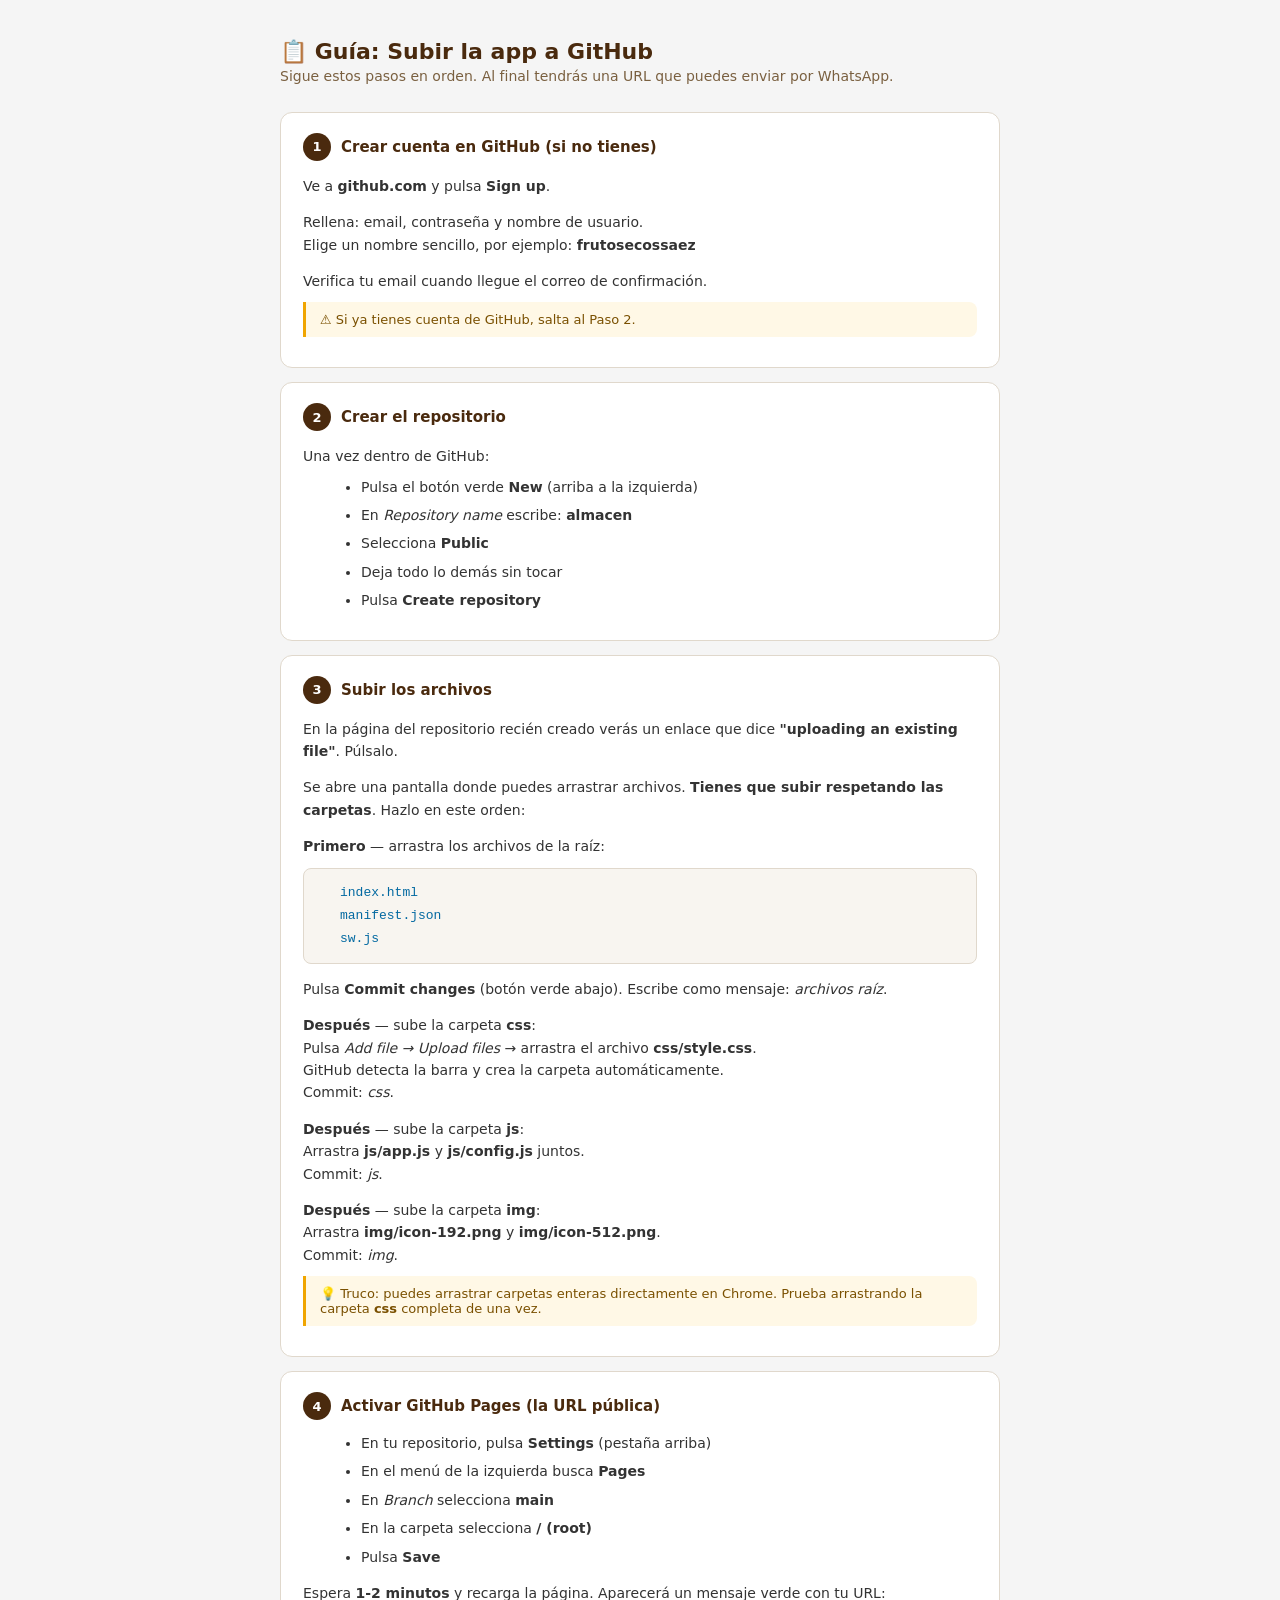
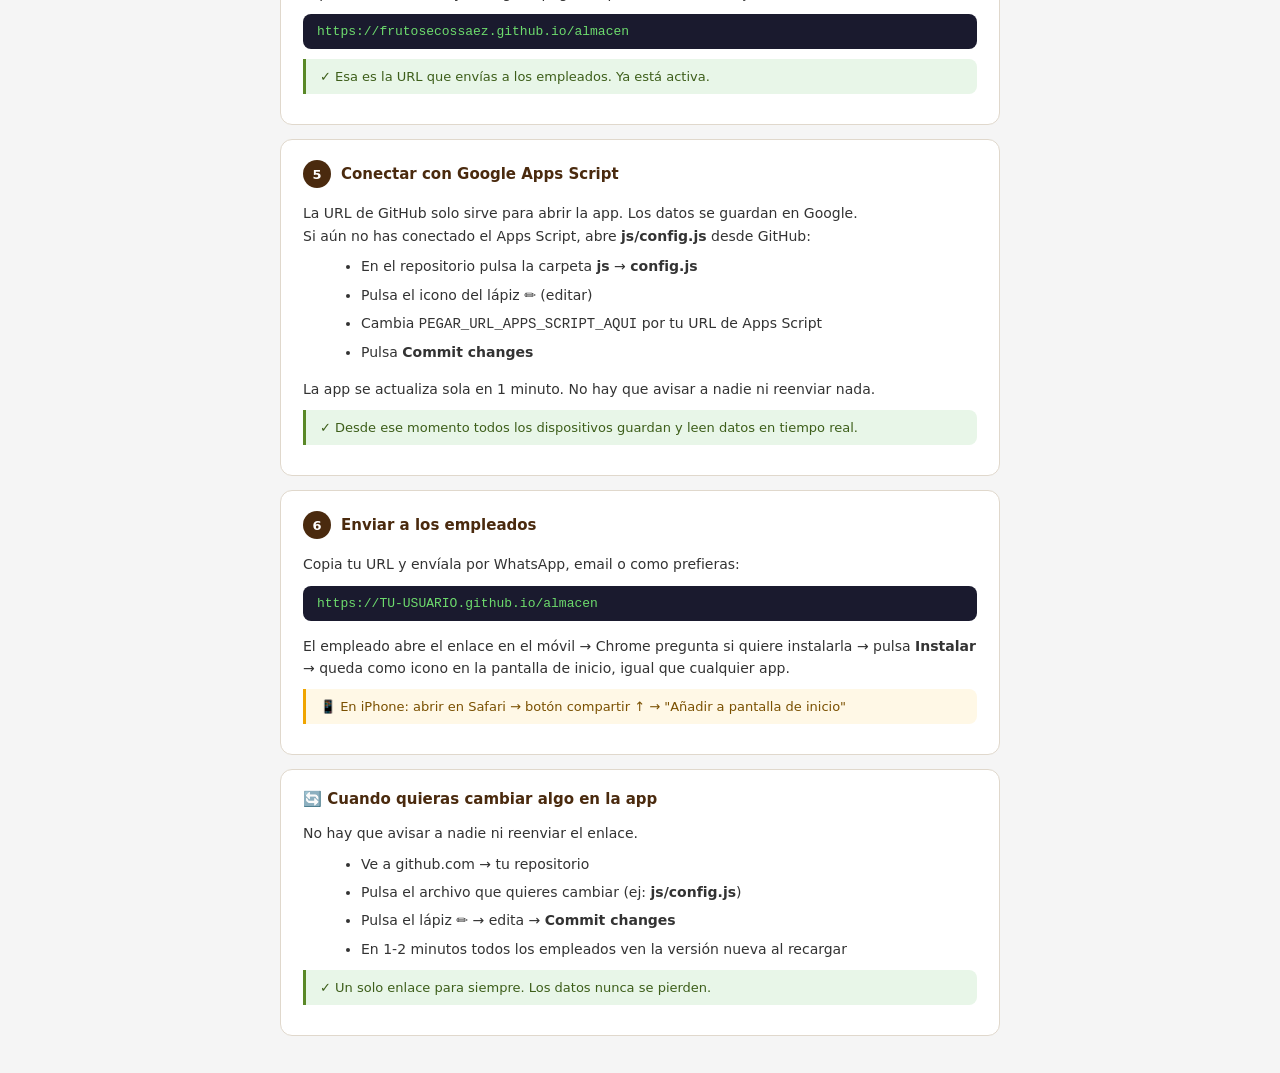
<file: GUIA_SUBIDA_GITHUB.html>
<!DOCTYPE html>
<html lang="es">
<head>
<meta charset="UTF-8">
<meta name="viewport" content="width=device-width,initial-scale=1">
<title>Guía de subida a GitHub — FSS Almacén</title>
<style>
body{font-family:system-ui,sans-serif;max-width:720px;margin:0 auto;padding:24px 20px;background:#f5f5f5;color:#1a1a1a}
h1{color:#4a2a0e;font-size:22px;margin-bottom:4px}
.sub{color:#7a6040;font-size:14px;margin-bottom:28px}
.step{background:#fff;border-radius:12px;padding:20px 22px;margin-bottom:14px;border:1px solid #e0d8cc;position:relative}
.step-num{display:inline-flex;align-items:center;justify-content:center;width:28px;height:28px;background:#4a2a0e;color:#fff;border-radius:50%;font-size:13px;font-weight:700;flex-shrink:0;margin-right:10px}
.step-title{font-size:15px;font-weight:700;color:#4a2a0e;display:flex;align-items:center;margin-bottom:12px}
p,li{font-size:14px;color:#333;line-height:1.6;margin-bottom:6px}
ul{margin:8px 0 8px 18px}
.url{background:#1a1a2e;color:#6ddb6d;font-family:monospace;padding:10px 14px;border-radius:8px;font-size:13px;margin:10px 0;word-break:break-all}
.note{background:#fff8e6;border-left:3px solid #f0a500;padding:10px 14px;border-radius:0 8px 8px 0;font-size:13px;margin:10px 0;color:#7a5000}
.ok{background:#e8f6e8;border-left:3px solid #5a8827;padding:10px 14px;border-radius:0 8px 8px 0;font-size:13px;margin:10px 0;color:#3d5e1a}
.files{background:#f8f5f0;border:1px solid #e0d8cc;border-radius:8px;padding:12px 16px;margin:10px 0;font-size:13px;font-family:monospace;line-height:1.8}
.files .folder{color:#4a2a0e;font-weight:700}
.files .file{color:#0369a1;margin-left:20px}
kbd{background:#eee;border:1px solid #ccc;border-radius:4px;padding:1px 6px;font-size:12px;font-family:monospace}
.done{background:#3d5e1a;color:#fff;border-radius:12px;padding:20px 22px;margin-bottom:14px;text-align:center}
.done h2{color:#fff;font-size:18px;margin-bottom:6px}
.done p{color:rgba(255,255,255,.85);margin:0}
img.sc{width:100%;border-radius:8px;border:1px solid #e0d8cc;margin:8px 0}
</style>
</head>
<body>

<h1>📋 Guía: Subir la app a GitHub</h1>
<div class="sub">Sigue estos pasos en orden. Al final tendrás una URL que puedes enviar por WhatsApp.</div>

<!-- PASO 1 -->
<div class="step">
  <div class="step-title"><span class="step-num">1</span>Crear cuenta en GitHub (si no tienes)</div>
  <p>Ve a <strong>github.com</strong> y pulsa <strong>Sign up</strong>.</p>
  <p>Rellena: email, contraseña y nombre de usuario.<br>
  Elige un nombre sencillo, por ejemplo: <strong>frutosecossaez</strong></p>
  <p>Verifica tu email cuando llegue el correo de confirmación.</p>
  <div class="note">⚠️ Si ya tienes cuenta de GitHub, salta al Paso 2.</div>
</div>

<!-- PASO 2 -->
<div class="step">
  <div class="step-title"><span class="step-num">2</span>Crear el repositorio</div>
  <p>Una vez dentro de GitHub:</p>
  <ul>
    <li>Pulsa el botón verde <strong>New</strong> (arriba a la izquierda)</li>
    <li>En <em>Repository name</em> escribe: <strong>almacen</strong></li>
    <li>Selecciona <strong>Public</strong></li>
    <li>Deja todo lo demás sin tocar</li>
    <li>Pulsa <strong>Create repository</strong></li>
  </ul>
</div>

<!-- PASO 3 -->
<div class="step">
  <div class="step-title"><span class="step-num">3</span>Subir los archivos</div>
  <p>En la página del repositorio recién creado verás un enlace que dice <strong>"uploading an existing file"</strong>. Púlsalo.</p>
  <p>Se abre una pantalla donde puedes arrastrar archivos. <strong>Tienes que subir respetando las carpetas</strong>. Hazlo en este orden:</p>

  <p><strong>Primero</strong> — arrastra los archivos de la raíz:</p>
  <div class="files">
    <span class="file">index.html</span><br>
    <span class="file">manifest.json</span><br>
    <span class="file">sw.js</span>
  </div>
  <p>Pulsa <strong>Commit changes</strong> (botón verde abajo). Escribe como mensaje: <em>archivos raíz</em>.</p>

  <p><strong>Después</strong> — sube la carpeta <strong>css</strong>:<br>
  Pulsa <em>Add file → Upload files</em> → arrastra el archivo <strong>css/style.css</strong>.<br>
  GitHub detecta la barra y crea la carpeta automáticamente.<br>
  Commit: <em>css</em>.</p>

  <p><strong>Después</strong> — sube la carpeta <strong>js</strong>:<br>
  Arrastra <strong>js/app.js</strong> y <strong>js/config.js</strong> juntos.<br>
  Commit: <em>js</em>.</p>

  <p><strong>Después</strong> — sube la carpeta <strong>img</strong>:<br>
  Arrastra <strong>img/icon-192.png</strong> y <strong>img/icon-512.png</strong>.<br>
  Commit: <em>img</em>.</p>

  <div class="note">💡 Truco: puedes arrastrar carpetas enteras directamente en Chrome. Prueba arrastrando la carpeta <strong>css</strong> completa de una vez.</div>
</div>

<!-- PASO 4 -->
<div class="step">
  <div class="step-title"><span class="step-num">4</span>Activar GitHub Pages (la URL pública)</div>
  <ul>
    <li>En tu repositorio, pulsa <strong>Settings</strong> (pestaña arriba)</li>
    <li>En el menú de la izquierda busca <strong>Pages</strong></li>
    <li>En <em>Branch</em> selecciona <strong>main</strong></li>
    <li>En la carpeta selecciona <strong>/ (root)</strong></li>
    <li>Pulsa <strong>Save</strong></li>
  </ul>
  <p>Espera <strong>1-2 minutos</strong> y recarga la página. Aparecerá un mensaje verde con tu URL:</p>
  <div class="url">https://frutosecossaez.github.io/almacen</div>
  <div class="ok">✓ Esa es la URL que envías a los empleados. Ya está activa.</div>
</div>

<!-- PASO 5 -->
<div class="step">
  <div class="step-title"><span class="step-num">5</span>Conectar con Google Apps Script</div>
  <p>La URL de GitHub solo sirve para abrir la app. Los datos se guardan en Google.<br>
  Si aún no has conectado el Apps Script, abre <strong>js/config.js</strong> desde GitHub:</p>
  <ul>
    <li>En el repositorio pulsa la carpeta <strong>js</strong> → <strong>config.js</strong></li>
    <li>Pulsa el icono del lápiz ✏️ (editar)</li>
    <li>Cambia <code>PEGAR_URL_APPS_SCRIPT_AQUI</code> por tu URL de Apps Script</li>
    <li>Pulsa <strong>Commit changes</strong></li>
  </ul>
  <p>La app se actualiza sola en 1 minuto. No hay que avisar a nadie ni reenviar nada.</p>
  <div class="ok">✓ Desde ese momento todos los dispositivos guardan y leen datos en tiempo real.</div>
</div>

<!-- PASO 6 -->
<div class="step">
  <div class="step-title"><span class="step-num">6</span>Enviar a los empleados</div>
  <p>Copia tu URL y envíala por WhatsApp, email o como prefieras:</p>
  <div class="url">https://TU-USUARIO.github.io/almacen</div>
  <p>El empleado abre el enlace en el móvil → Chrome pregunta si quiere instalarla → pulsa <strong>Instalar</strong> → queda como icono en la pantalla de inicio, igual que cualquier app.</p>
  <div class="note">📱 En iPhone: abrir en Safari → botón compartir ↑ → "Añadir a pantalla de inicio"</div>
</div>

<!-- CUANDO HAGAS CAMBIOS -->
<div class="step">
  <div class="step-title">🔄 Cuando quieras cambiar algo en la app</div>
  <p>No hay que avisar a nadie ni reenviar el enlace.</p>
  <ul>
    <li>Ve a github.com → tu repositorio</li>
    <li>Pulsa el archivo que quieres cambiar (ej: <strong>js/config.js</strong>)</li>
    <li>Pulsa el lápiz ✏️ → edita → <strong>Commit changes</strong></li>
    <li>En 1-2 minutos todos los empleados ven la versión nueva al recargar</li>
  </ul>
  <div class="ok">✓ Un solo enlace para siempre. Los datos nunca se pierden.</div>
</div>

</body>
</html>
</file>
